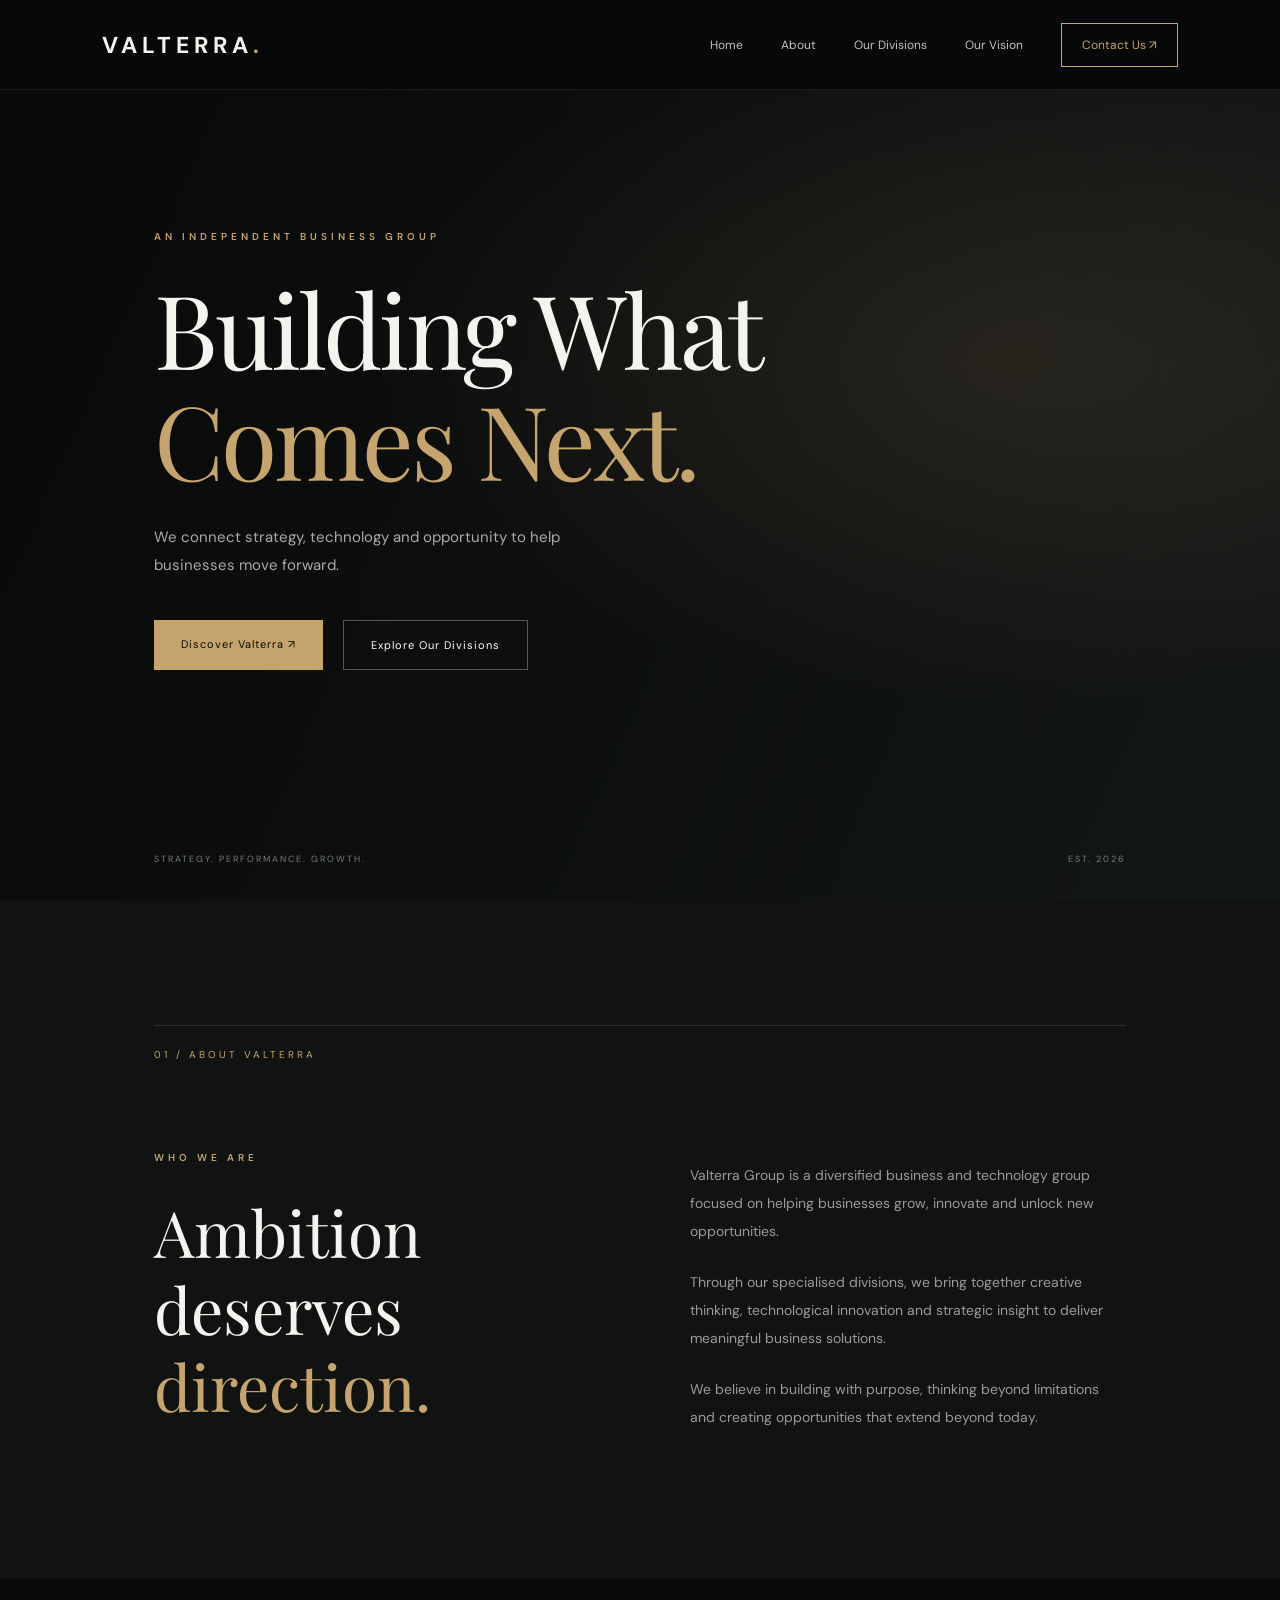
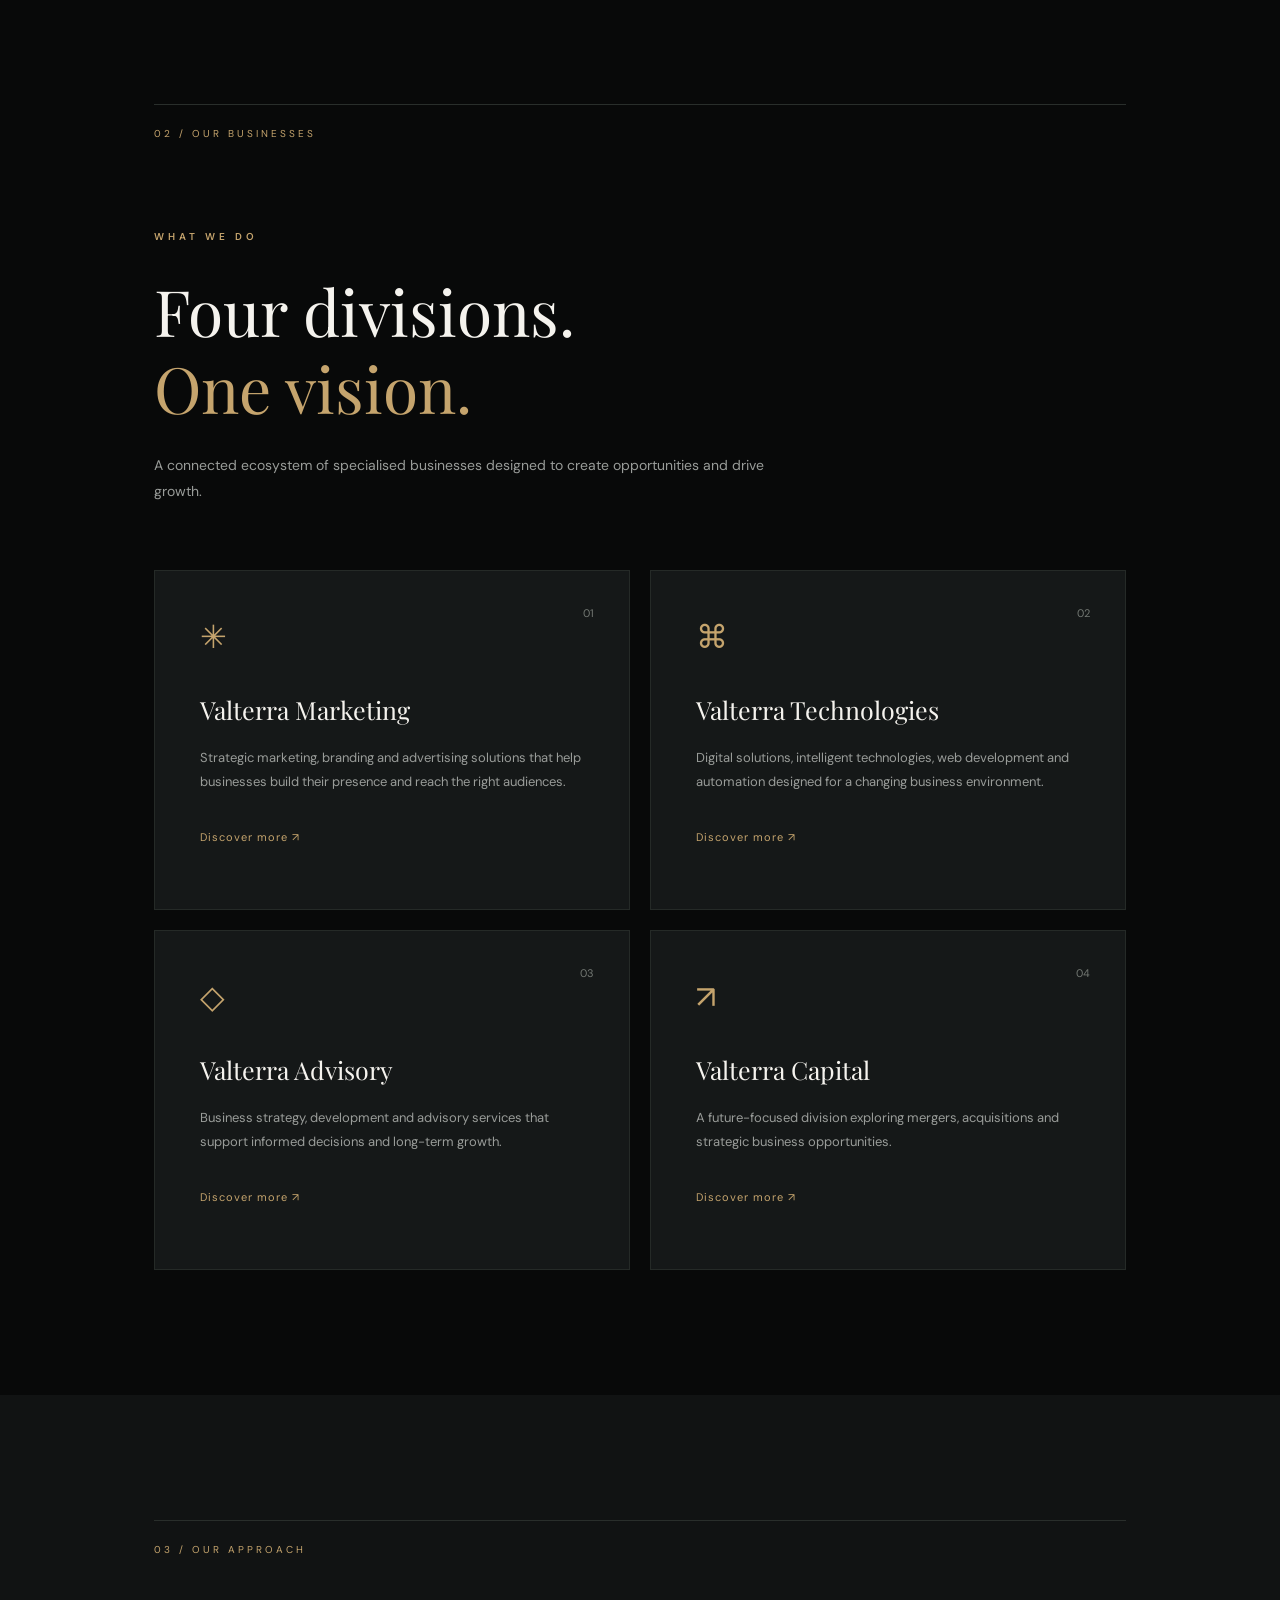
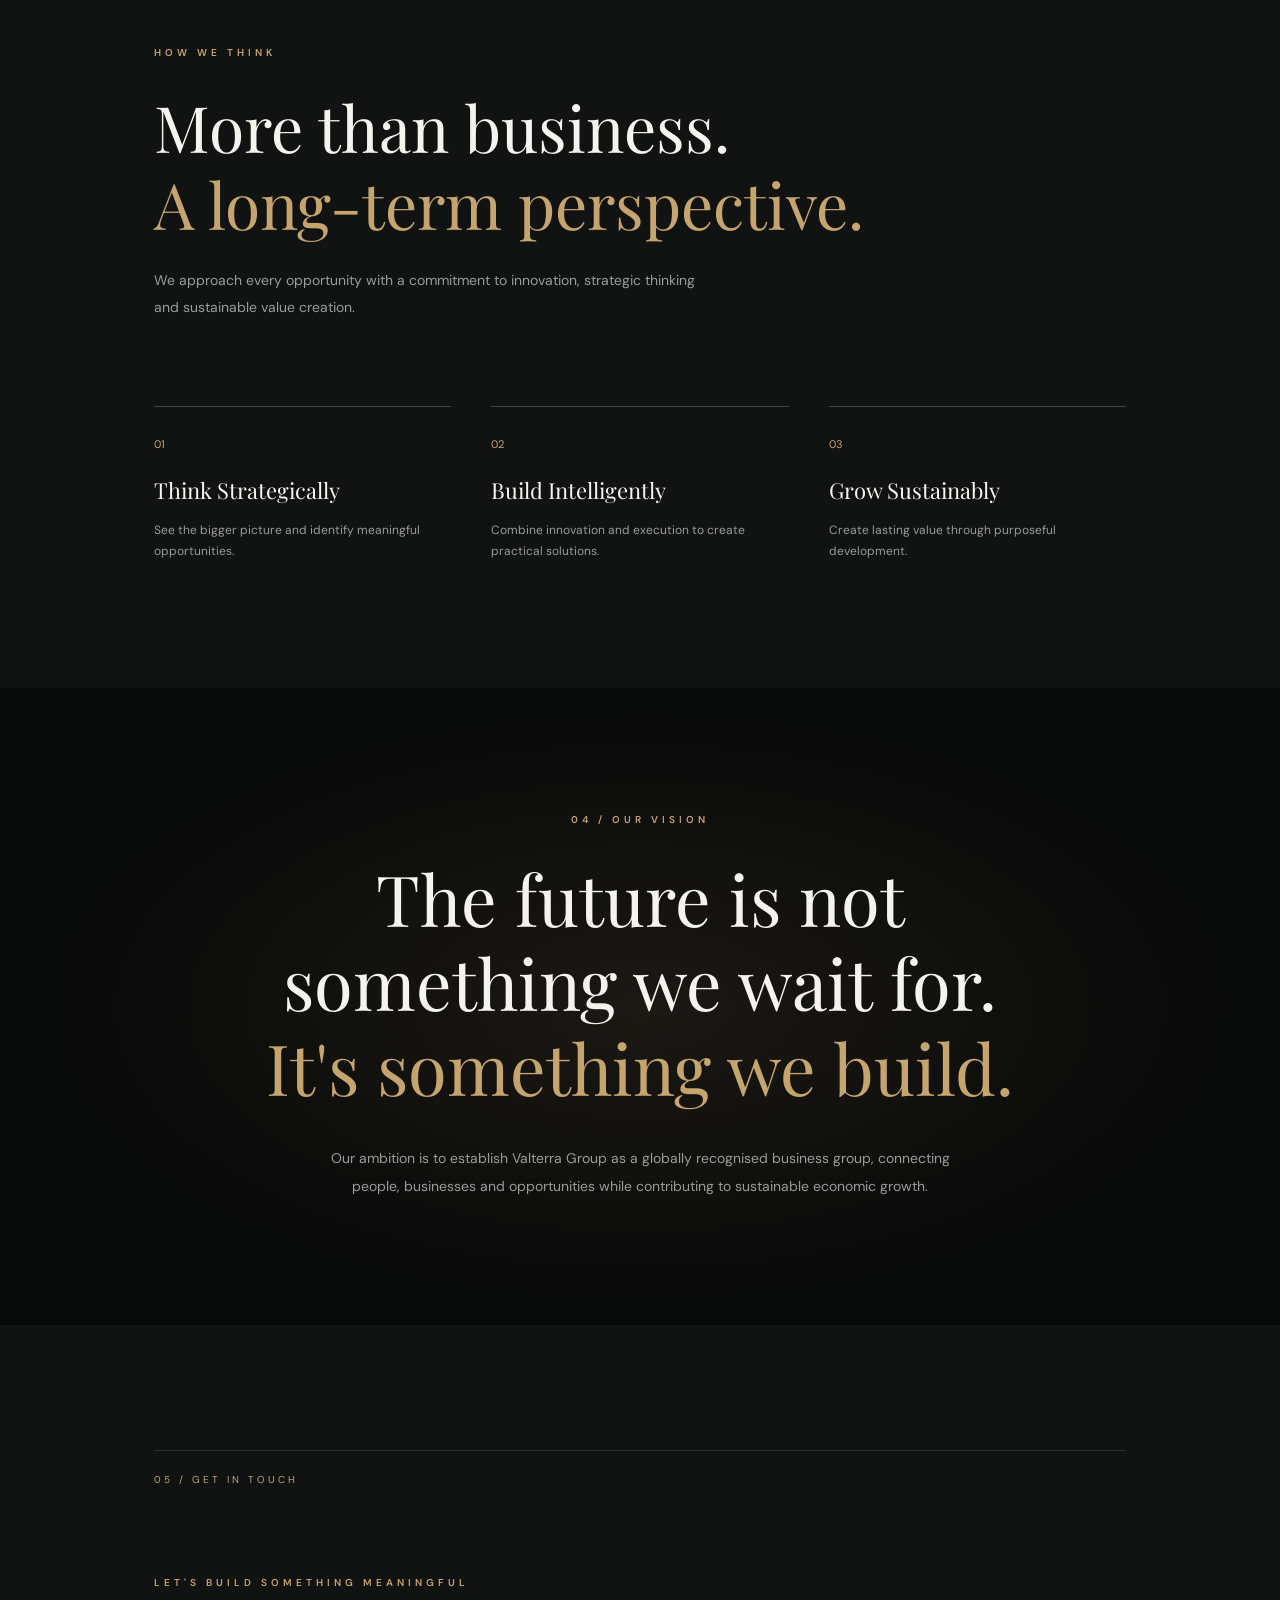
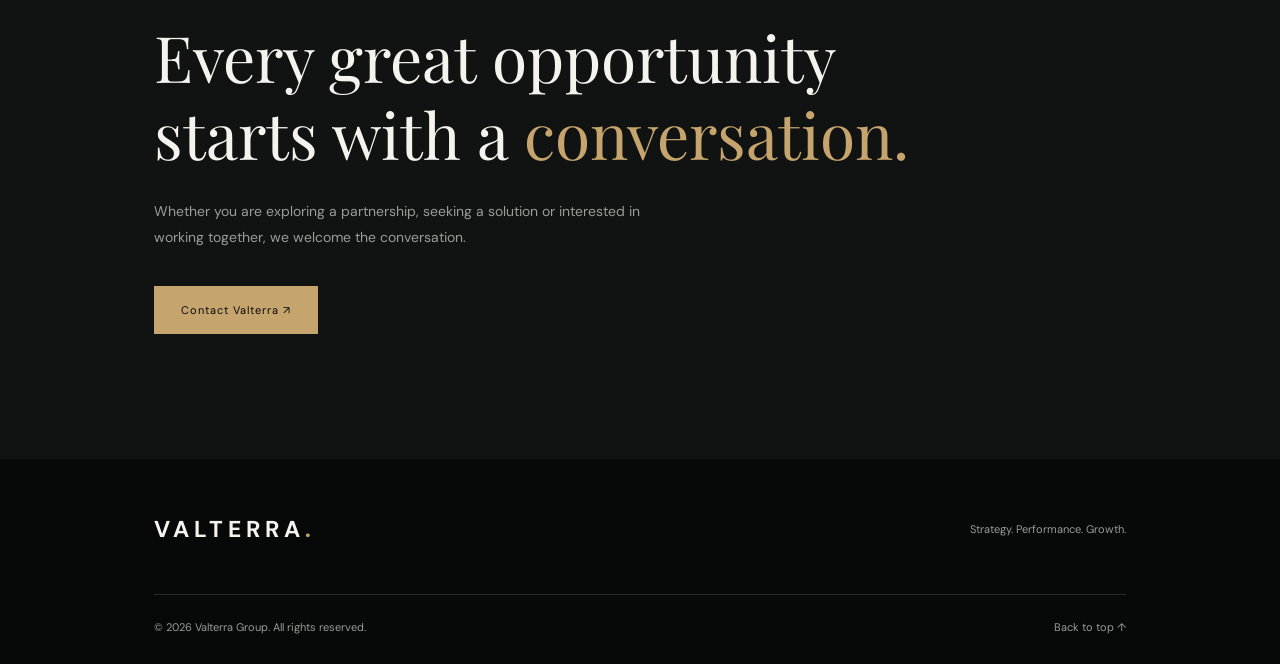
<file: index.html>
<!DOCTYPE html>
<html lang="en">
<head>
    <meta charset="UTF-8">
    <meta name="viewport" content="width=device-width, initial-scale=1.0">

    <meta name="description" content="Valterra Group is a diversified business and technology group focused on strategy, performance and growth.">

    <title>Valterra Group | Strategy. Performance. Growth.</title>

    <link rel="preconnect" href="https://fonts.googleapis.com">
    <link rel="preconnect" href="https://fonts.gstatic.com" crossorigin>

    <link href="https://fonts.googleapis.com/css2?family=DM+Sans:wght@300;400;500;600;700&family=Playfair+Display:wght@400;500;600&display=swap" rel="stylesheet">

    <link rel="stylesheet" href="style.css">
</head>

<body>

    <!-- NAVIGATION -->

    <header class="navbar">
        <a href="#" class="logo">VALTERRA<span>.</span></a>

        <nav class="nav-links" id="navLinks">
            <a href="#home">Home</a>
            <a href="#about">About</a>
            <a href="#divisions">Our Divisions</a>
            <a href="#vision">Our Vision</a>
            <a href="#contact" class="nav-contact">Contact Us ↗</a>
        </nav>

        <button class="menu-toggle" id="menuToggle"
            aria-label="Toggle navigation" aria-expanded="false">
            ☰
        </button>
    </header>


    <!-- HERO SECTION -->

    <section class="hero" id="home">

        <div class="hero-overlay"></div>

        <div class="hero-content">

            <p class="eyebrow">
                AN INDEPENDENT BUSINESS GROUP
            </p>

            <h1>
                Building What<br>
                <span>Comes Next.</span>
            </h1>

            <p class="hero-description">
                We connect strategy, technology and opportunity
                to help businesses move forward.
            </p>

            <div class="hero-buttons">
                <a href="#about" class="button-primary">
                    Discover Valterra ↗
                </a>

                <a href="#divisions" class="button-secondary">
                    Explore Our Divisions
                </a>
            </div>

        </div>

        <div class="hero-bottom">
            <span>STRATEGY. PERFORMANCE. GROWTH.</span>
            <span>EST. 2026</span>
        </div>

    </section>


    <!-- ABOUT SECTION -->

    <section class="about section-padding" id="about">

        <div class="section-label">
            <span>01 / ABOUT VALTERRA</span>
        </div>

        <div class="about-grid">

            <div>
                <p class="eyebrow">WHO WE ARE</p>

                <h2>
                    Ambition deserves<br>
                    <span>direction.</span>
                </h2>
            </div>

            <div class="about-text">

                <p>
                    Valterra Group is a diversified business and
                    technology group focused on helping businesses
                    grow, innovate and unlock new opportunities.
                </p>

                <p>
                    Through our specialised divisions, we bring
                    together creative thinking, technological
                    innovation and strategic insight to deliver
                    meaningful business solutions.
                </p>

                <p>
                    We believe in building with purpose, thinking
                    beyond limitations and creating opportunities
                    that extend beyond today.
                </p>

            </div>

        </div>

    </section>


    <!-- DIVISIONS -->

    <section class="divisions section-padding" id="divisions">

        <div class="section-label">
            <span>02 / OUR BUSINESSES</span>
        </div>

        <div class="section-heading">
            <p class="eyebrow">WHAT WE DO</p>

            <h2>
                Four divisions.<br>
                <span>One vision.</span>
            </h2>

            <p>
                A connected ecosystem of specialised businesses
                designed to create opportunities and drive growth.
            </p>
        </div>


        <div class="division-grid">

            <article class="division-card">
                <span class="division-number">01</span>
                <div class="division-icon">✳</div>

                <h3>Valterra Marketing</h3>

                <p>
                    Strategic marketing, branding and advertising
                    solutions that help businesses build their
                    presence and reach the right audiences.
                </p>

                <a href="#contact">Discover more ↗</a>
            </article>


            <article class="division-card">
                <span class="division-number">02</span>
                <div class="division-icon">⌘</div>

                <h3>Valterra Technologies</h3>

                <p>
                    Digital solutions, intelligent technologies,
                    web development and automation designed for
                    a changing business environment.
                </p>

                <a href="#contact">Discover more ↗</a>
            </article>


            <article class="division-card">
                <span class="division-number">03</span>
                <div class="division-icon">◇</div>

                <h3>Valterra Advisory</h3>

                <p>
                    Business strategy, development and advisory
                    services that support informed decisions
                    and long-term growth.
                </p>

                <a href="#contact">Discover more ↗</a>
            </article>


            <article class="division-card">
                <span class="division-number">04</span>
                <div class="division-icon">↗</div>

                <h3>Valterra Capital</h3>

                <p>
                    A future-focused division exploring mergers,
                    acquisitions and strategic business
                    opportunities.
                </p>

                <a href="#contact">Discover more ↗</a>
            </article>

        </div>

    </section>


    <!-- APPROACH -->

    <section class="approach section-padding">

        <div class="section-label">
            <span>03 / OUR APPROACH</span>
        </div>

        <div class="approach-content">

            <p class="eyebrow">HOW WE THINK</p>

            <h2>
                More than business.<br>
                <span>A long-term perspective.</span>
            </h2>

            <p class="approach-description">
                We approach every opportunity with a commitment
                to innovation, strategic thinking and sustainable
                value creation.
            </p>

            <div class="approach-points">

                <div>
                    <span>01</span>
                    <h3>Think Strategically</h3>
                    <p>See the bigger picture and identify meaningful opportunities.</p>
                </div>

                <div>
                    <span>02</span>
                    <h3>Build Intelligently</h3>
                    <p>Combine innovation and execution to create practical solutions.</p>
                </div>

                <div>
                    <span>03</span>
                    <h3>Grow Sustainably</h3>
                    <p>Create lasting value through purposeful development.</p>
                </div>

            </div>

        </div>

    </section>


    <!-- VISION -->

    <section class="vision section-padding" id="vision">

        <p class="eyebrow">04 / OUR VISION</p>

        <h2>
            The future is not<br>
            something we wait for.<br>
            <span>It's something we build.</span>
        </h2>

        <p>
            Our ambition is to establish Valterra Group as a
            globally recognised business group, connecting
            people, businesses and opportunities while
            contributing to sustainable economic growth.
        </p>

    </section>


    <!-- CONTACT -->

    <section class="contact section-padding" id="contact">

        <div class="section-label">
            <span>05 / GET IN TOUCH</span>
        </div>

        <div class="contact-content">

            <p class="eyebrow">LET'S BUILD SOMETHING MEANINGFUL</p>

            <h2>
                Every great opportunity<br>
                starts with a <span>conversation.</span>
            </h2>

            <p>
                Whether you are exploring a partnership,
                seeking a solution or interested in working
                together, we welcome the conversation.
            </p>

            <a href="mailto:info@valterragroup.com"
                class="button-primary">
                Contact Valterra ↗
            </a>

        </div>

    </section>


    <!-- FOOTER -->

    <footer class="footer">

        <div class="footer-top">

            <a href="#" class="logo">VALTERRA<span>.</span></a>

            <p>Strategy. Performance. Growth.</p>

        </div>

        <div class="footer-bottom">

            <p>© 2026 Valterra Group. All rights reserved.</p>

            <a href="#home">Back to top ↑</a>

        </div>

    </footer>


    <script src="script.js"></script>

</body>
</html>
</file>
<file: style.css>
/* =================================
   VALTERRA GROUP
   PREMIUM CORPORATE DESIGN
================================= */

:root {
    --black: #080909;
    --dark: #111313;
    --card: #151818;
    --gold: #c5a46d;
    --white: #f5f3ee;
    --grey: #999c99;
}

* {
    margin: 0;
    padding: 0;
    box-sizing: border-box;
    scroll-behavior: smooth;
}

body {
    background: var(--black);
    color: var(--white);
    font-family: 'DM Sans', sans-serif;
    overflow-x: hidden;
}

a {
    text-decoration: none;
    color: inherit;
}

button {
    font: inherit;
}

/* NAVIGATION */

.navbar {
    height: 90px;
    padding: 0 8%;
    display: flex;
    align-items: center;
    justify-content: space-between;
    background: rgba(8, 9, 9, 0.96);
    position: absolute;
    width: 100%;
    top: 0;
    z-index: 100;
    border-bottom: 1px solid rgba(255,255,255,0.07);
}

.logo {
    font-size: 23px;
    font-weight: 700;
    letter-spacing: 5px;
}

.logo span {
    color: var(--gold);
}

.nav-links {
    display: flex;
    align-items: center;
    gap: 38px;
}

.nav-links a {
    font-size: 12px;
    color: #c1c1bd;
    transition: 0.3s;
}

.nav-links a:hover {
    color: var(--gold);
}

.nav-links .nav-contact {
    border: 1px solid var(--gold);
    padding: 13px 20px;
    color: var(--gold);
}

.menu-toggle {
    display: none;
    color: white;
    background: none;
    border: none;
    font-size: 26px;
    cursor: pointer;
}

/* HERO */

.hero {
    min-height: 780px;
    height: 100vh;
    position: relative;
    display: flex;
    align-items: center;
    padding: 0 12%;
    background:
        radial-gradient(ellipse at 80% 40%,
        rgba(197,164,109,0.13), transparent 45%),
        linear-gradient(115deg, #080909, #141717);
}

.hero-overlay {
    position: absolute;
    inset: 0;
    background:
        linear-gradient(90deg,
        rgba(8,9,9,0.15), transparent);
    pointer-events: none;
}

.hero-content {
    position: relative;
    z-index: 2;
    max-width: 850px;
    animation: fadeUp 1.2s ease forwards;
}

.eyebrow {
    color: var(--gold);
    letter-spacing: 4px;
    font-size: 10px;
    font-weight: 600;
    margin-bottom: 30px;
}

.hero h1 {
    font-family: 'Playfair Display', serif;
    font-size: clamp(65px, 8vw, 112px);
    line-height: 1.08;
    font-weight: 400;
    letter-spacing: -3px;
}

.hero h1 span,
h2 span {
    color: var(--gold);
}

.hero-description {
    color: #a9adaa;
    font-size: 15px;
    line-height: 1.9;
    max-width: 440px;
    margin-top: 28px;
}

.hero-buttons {
    display: flex;
    gap: 20px;
    margin-top: 40px;
    flex-wrap: wrap;
}

.button-primary,
.button-secondary {
    display: inline-block;
    padding: 17px 27px;
    font-size: 11px;
    letter-spacing: 1px;
    transition: 0.3s;
}

.button-primary {
    background: var(--gold);
    color: #080909;
}

.button-primary:hover {
    background: #e0c28d;
    transform: translateY(-3px);
}

.button-secondary {
    border: 1px solid #555a57;
    color: white;
}

.button-secondary:hover {
    border-color: var(--gold);
    color: var(--gold);
}

.hero-bottom {
    position: absolute;
    bottom: 35px;
    left: 12%;
    right: 12%;
    display: flex;
    justify-content: space-between;
    color: #777d79;
    font-size: 9px;
    letter-spacing: 2px;
}

/* GENERAL SECTIONS */

.section-padding {
    padding: 125px 12%;
}

.section-label {
    border-top: 1px solid #292e2b;
    padding-top: 22px;
    margin-bottom: 90px;
    color: var(--gold);
    font-size: 10px;
    letter-spacing: 3px;
}

/* ABOUT */

.about {
    background: var(--dark);
}

.about-grid {
    display: grid;
    grid-template-columns: 1fr 1fr;
    gap: 100px;
}

h2 {
    font-family: 'Playfair Display', serif;
    font-size: clamp(42px, 5vw, 68px);
    font-weight: 400;
    line-height: 1.2;
}

.about-text {
    padding-top: 10px;
}

.about-text p {
    color: var(--grey);
    font-size: 14px;
    line-height: 2;
    margin-bottom: 23px;
}

/* DIVISIONS */

.divisions {
    background: var(--black);
}

.section-heading {
    max-width: 650px;
    margin-bottom: 65px;
}

.section-heading > p:last-child {
    color: var(--grey);
    margin-top: 25px;
    line-height: 1.9;
    font-size: 14px;
}

.division-grid {
    display: grid;
    grid-template-columns: repeat(2, 1fr);
    gap: 20px;
}

.division-card {
    position: relative;
    background: var(--card);
    border: 1px solid #252a27;
    padding: 45px;
    min-height: 340px;
    transition: 0.4s;
}

.division-card:hover {
    border-color: var(--gold);
    transform: translateY(-6px);
}

.division-number {
    position: absolute;
    right: 35px;
    top: 35px;
    color: #737873;
    font-size: 11px;
}

.division-icon {
    color: var(--gold);
    font-size: 32px;
    margin-bottom: 35px;
}

.division-card h3 {
    font-family: 'Playfair Display', serif;
    font-size: 25px;
    font-weight: 400;
    margin-bottom: 20px;
}

.division-card p {
    color: var(--grey);
    line-height: 1.9;
    font-size: 13px;
    max-width: 390px;
    margin-bottom: 30px;
}

.division-card a {
    font-size: 11px;
    color: var(--gold);
    letter-spacing: 1px;
}

/* APPROACH */

.approach {
    background: var(--dark);
}

.approach-content h2 {
    margin-bottom: 25px;
}

.approach-description {
    color: var(--grey);
    font-size: 14px;
    line-height: 1.9;
    max-width: 550px;
}

.approach-points {
    display: grid;
    grid-template-columns: repeat(3, 1fr);
    gap: 40px;
    margin-top: 85px;
}

.approach-points div {
    border-top: 1px solid #414642;
    padding-top: 25px;
}

.approach-points span {
    color: var(--gold);
    font-size: 11px;
}

.approach-points h3 {
    font-family: 'Playfair Display', serif;
    font-weight: 400;
    font-size: 22px;
    margin: 22px 0 15px;
}

.approach-points p {
    color: var(--grey);
    font-size: 12px;
    line-height: 1.8;
}

/* VISION */

.vision {
    text-align: center;
    background:
        radial-gradient(ellipse at center,
        rgba(197,164,109,0.10), transparent 65%),
        var(--black);
}

.vision h2 {
    font-size: clamp(38px, 5.5vw, 75px);
    margin: 0 auto 35px;
}

.vision > p:last-child {
    max-width: 620px;
    margin: auto;
    color: var(--grey);
    font-size: 14px;
    line-height: 2;
}

/* CONTACT */

.contact {
    background: var(--dark);
}

.contact-content {
    max-width: 850px;
}

.contact-content h2 {
    margin-bottom: 25px;
}

.contact-content > p:not(.eyebrow) {
    color: var(--grey);
    line-height: 1.9;
    font-size: 14px;
    max-width: 530px;
    margin-bottom: 35px;
}

/* FOOTER */

.footer {
    padding: 55px 12% 30px;
    background: #070808;
}

.footer-top,
.footer-bottom {
    display: flex;
    justify-content: space-between;
    align-items: center;
}

.footer-top {
    padding-bottom: 50px;
}

.footer-top p,
.footer-bottom {
    color: var(--grey);
    font-size: 11px;
}

.footer-bottom {
    border-top: 1px solid #272b28;
    padding-top: 25px;
}

/* ANIMATIONS */

@keyframes fadeUp {
    from {
        opacity: 0;
        transform: translateY(25px);
    }

    to {
        opacity: 1;
        transform: translateY(0);
    }
}

.reveal {
    opacity: 0;
    transform: translateY(35px);
    transition: opacity 0.8s ease, transform 0.8s ease;
}

.reveal.visible {
    opacity: 1;
    transform: translateY(0);
}

/* MOBILE */

@media (max-width: 850px) {

    .navbar {
        padding: 0 6%;
    }

    .menu-toggle {
        display: block;
    }

    .nav-links {
        position: absolute;
        top: 90px;
        left: 0;
        width: 100%;
        background: #101313;
        display: none;
        flex-direction: column;
        align-items: flex-start;
        padding: 30px 7%;
        gap: 28px;
    }

    .nav-links.active {
        display: flex;
    }

    .hero {
        padding: 0 7%;
        min-height: 700px;
    }

    .hero-bottom {
        left: 7%;
        right: 7%;
    }

    .section-padding {
        padding: 90px 7%;
    }

    .about-grid {
        grid-template-columns: 1fr;
        gap: 35px;
    }

    .division-grid {
        grid-template-columns: 1fr;
    }

    .approach-points {
        grid-template-columns: 1fr;
        gap: 30px;
    }

    .section-label {
        margin-bottom: 55px;
    }

    .footer {
        padding: 45px 7% 25px;
    }
}

@media (max-width: 500px) {

    .hero h1 {
        font-size: 60px;
    }

    .hero-bottom {
        font-size: 8px;
    }

    .division-card {
        padding: 30px;
    }

    .footer-top,
    .footer-bottom {
        align-items: flex-start;
        flex-direction: column;
        gap: 20px;
    }

}
/* =====================================
   VALTERRA PREMIUM ANIMATIONS
   ===================================== */

/* Scroll reveal */

.reveal {
    opacity: 0;
    transform: translateY(30px);
    transition:
        opacity 0.8s ease,
        transform 0.8s cubic-bezier(.2,.8,.2,1);
}

.reveal.visible {
    opacity: 1;
    transform: translateY(0);
}

/* Hero entrance */

.hero {
    overflow: hidden;
}

.hero h1,
.hero h2,
.hero p,
.hero .button {
    animation: valterraFadeUp 1s ease both;
}

.hero h1 {
    animation-delay: 0.15s;
}

.hero p {
    animation-delay: 0.35s;
}

.hero .button {
    animation-delay: 0.55s;
}

/* Background gold light effect */

@keyframes goldGlow {
    0%, 100% {
        opacity: 0.12;
        transform: translate(-10px, -10px);
    }

    50% {
        opacity: 0.25;
        transform: translate(15px, 15px);
    }
}

/* Entrance animation */

@keyframes valterraFadeUp {
    from {
        opacity: 0;
        transform: translateY(25px);
    }

    to {
        opacity: 1;
        transform: translateY(0);
    }
}

/* Premium card hover */

.service-card,
.price-card {
    transition:
        transform 0.4s ease,
        box-shadow 0.4s ease,
        border-color 0.4s ease;
}

.service-card:hover,
.price-card:hover {
    transform: translateY(-8px);
    box-shadow: 0 18px 40px rgba(0, 0, 0, 0.12);
}

/* Button hover */

button,
.button,
a.button {
    transition:
        transform 0.3s ease,
        background 0.3s ease,
        color 0.3s ease,
        box-shadow 0.3s ease;
}

button:hover,
.button:hover,
a.button:hover {
    transform: translateY(-2px);
}

/* Navigation */

.navigation a {
    transition: color 0.3s ease;
}

/* Header scroll */

.header {
    transition:
        background 0.3s ease,
        box-shadow 0.3s ease;
}

.header.scrolled {
    box-shadow: 0 5px 25px rgba(0, 0, 0, 0.08);
}

/* Accessibility */

@media (prefers-reduced-motion: reduce) {
    *,
    *::before,
    *::after {
        animation-duration: 0.01ms !important;
        animation-iteration-count: 1 !important;
        transition-duration: 0.01ms !important;
        scroll-behavior: auto !important;
    }

    .reveal {
        opacity: 1;
        transform: none;
    }
}
</file>
